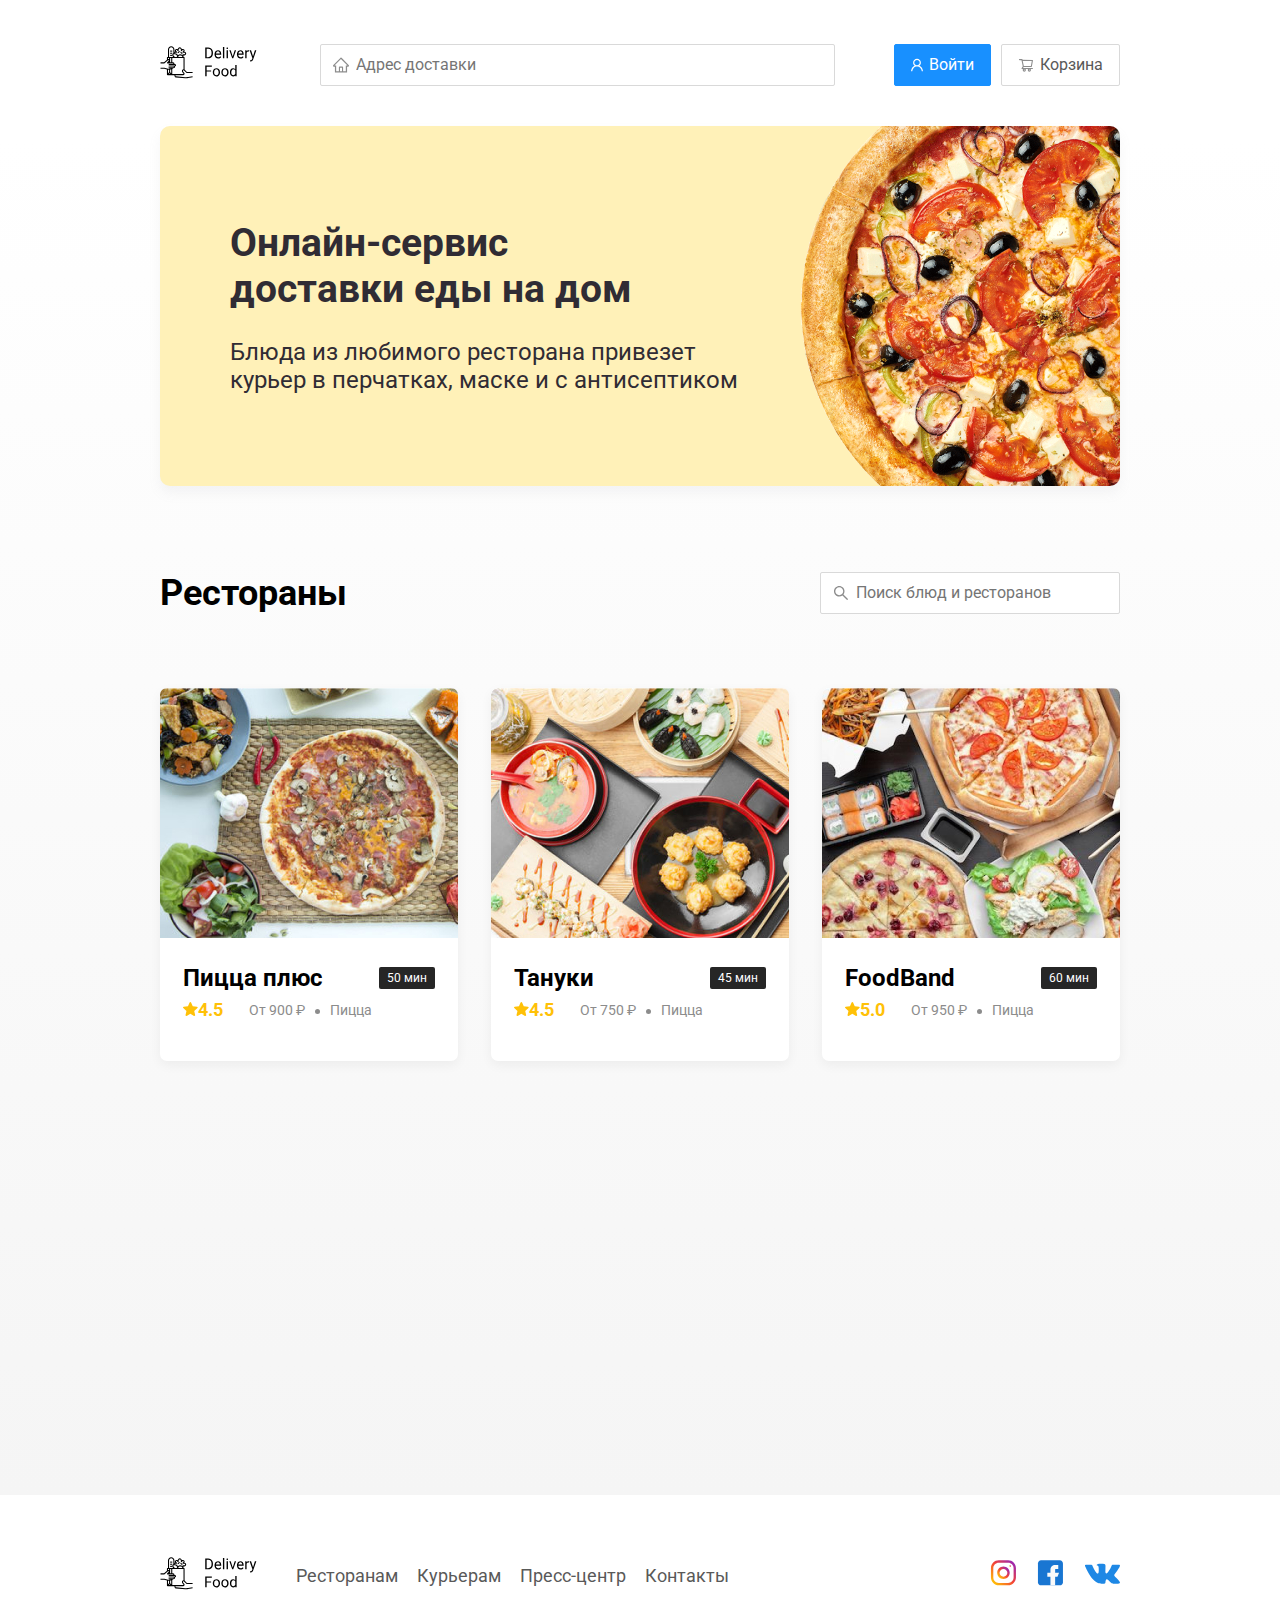
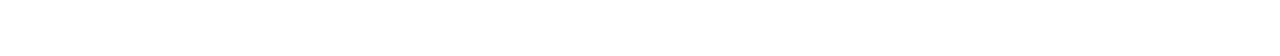
<file: index.html>
<!DOCTYPE html>
<html lang="ru">
<head>
    <meta charset="UTF-8">
    <meta name="viewport" content="width=device-width, initial-scale=1.0">
    <title>Delivery Food - доставка еды на дом</title>
    <link href="https://fonts.googleapis.com/css?family=Roboto:400,700&display=swap&subset=cyrillic" rel="stylesheet">
    <link rel="stylesheet" href="css/normalize.css">
    <link rel="stylesheet" href="css/animate.css">
    <link rel="stylesheet" href="css/style.css">
</head>
<body>
    <div class="container">
        <header class="header">
            <a href="index.html" class="logo">
                <img src="img/logo.svg" alt="logo">
            </a>
            <input type="text" class="input input-adrress" placeholder="Адрес доставки">
            <div class="buttons">
                <button class="button button-primary wow fadeInDown" data-wow-delay="0.2s">
                    <img src="img/user.svg" alt="user" class="button-icon">
                    <span class="button-text wow fadeInUp" data-wow-delay="0.9s">Войти</span>                    
                </button>
                <button class="button wow fadeInRight" data-wow-delay="0.4s" id="cart-button">
                    <img src="img/shopping-cart.svg" alt="user" class="button-icon">
                    <span class="button-text wow fadeInUp" data-wow-delay="1.5s">Корзина</span>  
                    </button>
            </div>
        </header>
        
    </div>

    <main class="main">
        <div class="container">
            <section class="promo">
                <h1 class="promo-title wow jackInTheBox" data-wow-delay="0.2s">Онлайн-сервис <br> доставки еды на дом</h1>
                <p class="promo-text wow fadeInLeft" data-wow-delay="0.7s">
                    Блюда из любимого ресторана привезет курьер в перчатках, маске и с антисептиком
                </p>
            </section>
    
            <section class="restaurants">
                <div class="section-heading">
                    <h2 class="section-title wow flip" data-wow-delay="1.8s">Рестораны</h2>
                    <input type="text" class="input input-search"  placeholder="Поиск блюд и ресторанов">
                </div>
                <div class="cards">
                    <a href="restaurant.html" class="card wow fadeInUp" data-wow-delay="0.2s">
                        <img src="img/image1.jpg" alt="image" class="card-image">
                        <div class="card-text">
                            <div class="card-heading">
                                <h3 class="card-title">Пицца плюс</h3>
                                <span class="card-tag tag">50 мин</span>
                            </div>
                            <!-- /.card-heading -->
                            <div class="card-info">
                                <div class="rating"><img src="img/rating.svg" alt="rating" class="rating-star">4.5</div>
                                <div class="price">От 900 ₽</div>
                                <div class="category">Пицца</div>
                            </div>
                            <!-- /.card-info -->
                        </div>
                    </a>
                    <!-- /.card -->
    
                    <a href="restaurant.html" class="card wow fadeInUp" data-wow-delay="0.4s">
                        <img src="img/image2.jpg" alt="image" class="card-image">
                        <div class="card-text">
                            <div class="card-heading">
                                <h3 class="card-title">Тануки</h3>
                                <span class="card-tag tag">45 мин</span>
                            </div>
                            <!-- /.card-heading -->
                            <div class="card-info">
                                <div class="rating"><img src="img/rating.svg" alt="rating" class="rating-star">4.5</div>
                                <div class="price">От 750 ₽</div>
                                <div class="category">Пицца</div>
                            </div>
                            <!-- /.card-info -->
                        </div>
                    </a>
                    <!-- /.card -->
    
                    <a href="restaurant.html" class="card wow fadeInUp" data-wow-delay="0.6s">
                        <img src="img/image3.jpg" alt="image" class="card-image">
                        <div class="card-text">
                            <div class="card-heading">
                                <h3 class="card-title">FoodBand</h3>
                                <span class="card-tag tag">60 мин</span>
                            </div>
                            <!-- /.card-heading -->
                            <div class="card-info">
                                <div class="rating"><img src="img/rating.svg" alt="rating" class="rating-star">5.0</div>
                                <div class="price">От 950 ₽</div>
                                <div class="category">Пицца</div>
                            </div>
                            <!-- /.card-info -->
                        </div>
                    </a>
                    <!-- /.card -->
    
                    <a href="restaurant.html" class="card wow fadeInUp" data-wow-delay="0.2s">
                        <img src="img/image4.jpg" alt="image" class="card-image">
                        <div class="card-text">
                            <div class="card-heading">
                                <h3 class="card-title">Жадина-пицца</h3>
                                <span class="card-tag tag">50 мин</span>
                            </div>
                            <!-- /.card-heading -->
                            <div class="card-info">
                                <div class="rating"><img src="img/rating.svg" alt="rating" class="rating-star">4.0</div>
                                <div class="price">От 700 ₽</div>
                                <div class="category">Пицца</div>
                            </div>
                            <!-- /.card-info -->
                        </div>
                    </a>
                    <!-- /.card -->
    
                    <a href="restaurant.html" class="card wow fadeInUp" data-wow-delay="0.4s">
                        <img src="img/image5.jpg" alt="image" class="card-image">
                        <div class="card-text">
                            <div class="card-heading">
                                <h3 class="card-title">Точка еды</h3>
                                <span class="card-tag tag">30 мин</span>
                            </div>
                            <!-- /.card-heading -->
                            <div class="card-info">
                                <div class="rating"><img src="img/rating.svg" alt="rating" class="rating-star">4.9</div>
                                <div class="price">От 500 ₽</div>
                                <div class="category">Суши</div>
                            </div>
                            <!-- /.card-info -->
                        </div>
                    </a>
                    <!-- /.card -->
    
                    <a href="restaurant.html" class="card wow fadeInUp" data-wow-delay="0.6s">
                        <img src="img/image6.jpg" alt="image" class="card-image">
                        <div class="card-text">
                            <div class="card-heading">
                                <h3 class="card-title">PizzaBurger</h3>
                                <span class="card-tag tag">40 мин</span>
                            </div>
                            <!-- /.card-heading -->
                            <div class="card-info">
                                <div class="rating"><img src="img/rating.svg" alt="rating" class="rating-star">3.7</div>
                                <div class="price">От 820 ₽</div>
                                <div class="category">Пицца</div>
                            </div>
                            <!-- /.card-info -->
                        </div>
                    </a>
                    <!-- /.card -->
    
                </div>
                <!-- /.cards -->
            </section>
        </div>
    </main>

    <footer class="footer">
        <div class="container">
            <div class="footer-block">
                <a href="index.html" class="logo footer-logo">
                    <img src="img/logo.svg" alt="logo">
                </a>
                <nav class="footer-nav">
                    <a href="#" class="footer-link">Ресторанам</a>
                    <a href="#" class="footer-link">Курьерам</a>
                    <a href="#" class="footer-link">Пресс-центр</a>
                    <a href="#" class="footer-link">Контакты</a>
                </nav>
                <div class="social-links">
                    <a href="#" class="social-link"><img src="img/instagram.svg" alt="instagram"></a>
                    <a href="#" class="social-link"><img src="img/fb.svg" alt="facebook"></a>
                    <a href="#" class="social-link"><img src="img/vk.svg" alt="vk"></a>
                </div>
                <!-- /.social-link -->

            </div>
            <!-- /.footer-block -->
        </div>
        <!-- /.container -->
    </footer>
    <div class="modal wow fadeInRight" data-wow-delay="0.1s">
        <div class="modal-dialog">
            <div class="modal-header">
                <h3 class="modal-title">Корзина</h3>
                <button class="close">&times;</button>
            </div>
            <!-- /.modal-header -->
            <div class="modal-body">
                <div class="food-row">
                    <span class="food-name">Ролл угорь стандарт</span>
                    <strong class="food-price">250 ₽</strong>
                    <div class="food-counter"></div>
                    <button class="counter-button">-</button>
                    <span class="counter">1</span>
                    <button class="counter-button">+</button>
                </div>
                <!-- /.foods-row -->
                <div class="food-row">
                    <span class="food-name">Ролл угорь стандарт</span>
                    <strong class="food-price">250 ₽</strong>
                    <div class="food-counter"></div>
                    <button class="counter-button">-</button>
                    <span class="counter">1</span>
                    <button class="counter-button">+</button>
                </div>
                <!-- /.foods-row -->
                <div class="food-row">
                    <span class="food-name">Ролл угорь стандарт</span>
                    <strong class="food-price">250 ₽</strong>
                    <div class="food-counter"></div>
                    <button class="counter-button">-</button>
                    <span class="counter">1</span>
                    <button class="counter-button">+</button>
                </div>
                <!-- /.foods-row -->
                <div class="food-row">
                    <span class="food-name">Ролл угорь стандарт</span>
                    <strong class="food-price">250 ₽</strong>
                    <div class="food-counter"></div>
                    <button class="counter-button">-</button>
                    <span class="counter">1</span>
                    <button class="counter-button">+</button>
                </div>
                <!-- /.foods-row -->
                <div class="food-row">
                    <span class="food-name">Ролл угорь стандарт</span>
                    <strong class="food-price">250 ₽</strong>
                    <div class="food-counter"></div>
                    <button class="counter-button">-</button>
                    <span class="counter">1</span>
                    <button class="counter-button">+</button>
                </div>
                <!-- /.foods-row -->
            </div>
            <!-- /.modal-body -->
            <div class="modal-footer">
                <span class="modal-pricetag">1250 ₽</span>
                <div class="footer-buttons">
                    <button class="button button-primary">Оформить заказ</button>
                    <button class="button">Отмена</button>
                </div>
            </div>
            <!-- /.modal-footer -->
        </div>
        <!-- /.modal-dialog -->
    </div>
    <script src="js/wow.min.js"></script>
    <script src="js/main.js"></script>
</body>
</html>
</file>
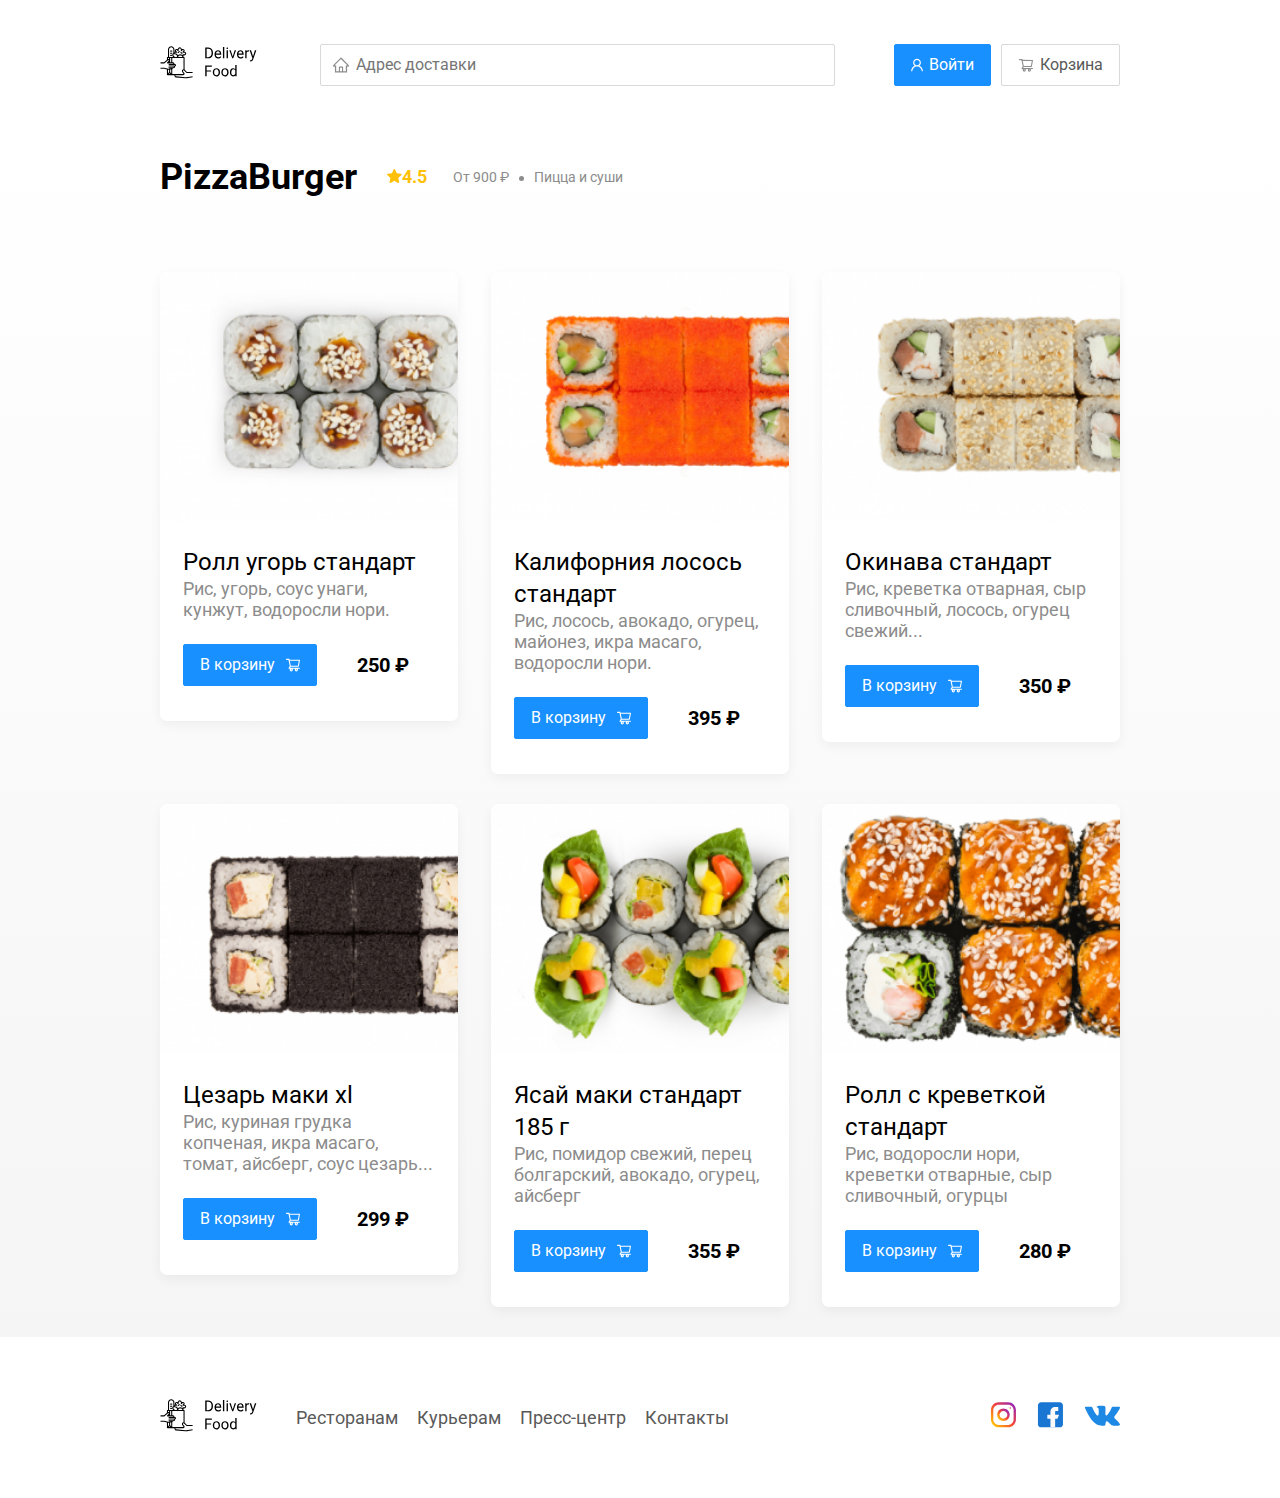
<file: restaurant.html>
<!DOCTYPE html>
<html lang="ru">
<head>
    <meta charset="UTF-8">
    <meta name="viewport" content="width=device-width, initial-scale=1.0">
    <title>PizzaBurger - доставка еды на дом</title>
    <link href="https://fonts.googleapis.com/css?family=Roboto:400,700&display=swap&subset=cyrillic" rel="stylesheet">
    <link rel="stylesheet" href="css/normalize.css">
    <link rel="stylesheet" href="css/animate.css">
    <link rel="stylesheet" href="css/style.css">
</head>
<body>
    <div class="container">
        <header class="header">
            <a href="index.html" class="logo"><img src="img/logo.svg" alt="logo"></a>
            <input type="text" class="input input-adrress" placeholder="Адрес доставки">
            <div class="buttons">
                <button class="button button-primary wow fadeInDown" data-wow-delay="0.2s">
                    <img src="img/user.svg" alt="user" class="button-icon">
                    <span class="button-text wow fadeInUp" data-wow-delay="0.9s">Войти</span>                    
                </button>
                <button class="button wow fadeInRight" data-wow-delay="0.4s" id="cart-button">
                    <img src="img/shopping-cart.svg" alt="shopping-cart" class="button-icon">
                    <span class="button-text wow fadeInUp" data-wow-delay="1.5s">Корзина</span>  
                    </button>
            </div>
        </header>
        
    </div>

    <main class="main">
        <div class="container">
    
            <section class="restaurants">
                <div class="section-heading">
                    <h2 class="section-title wow jello" data-wow-delay="1.5s">PizzaBurger</h2>
                    <div class="card-info">
                        <div class="rating"><img src="img/rating.svg" alt="rating" class="rating-star">4.5</div>
                        <div class="price">От 900 ₽</div>
                        <div class="category">Пицца  и суши</div>
                    </div>
                    <!-- /.card-info -->
                </div>
                <div class="cards">
                    <div class="card wow fadeInUp" data-wow-delay="0.2s">
                        <img src="img/img1.png" alt="image" class="card-image">
                        <div class="card-text">
                            <div class="card-heading">
                                <h3 class="card-title card-title-reg">Ролл угорь стандарт</h3>
                            </div>
                            <!-- /.card-heading -->
                            <div class="card-info">
                                <div class="ingredients">Рис, угорь, соус унаги, кунжут, водоросли нори.</div>
                            </div>
                            <!-- /.card-info -->
                            <div class="card-buttons">
                                <button class="button button-primary">
                                    <span class="button-card-text">В корзину</span>
                                    <img src="img/shopping-cart-white.svg" alt="shopping-cart" class="button-card-image">
                                </button>
                                <strong class="card-price-bold">250 ₽</strong>
                            </div>
                            <!-- /.card-heading -->
                        </div>
                    </div>
                    <!-- /.card -->
    
                    <div class="card wow fadeInUp" data-wow-delay="0.4s">
                        <img src="img/img2.png" alt="image" class="card-image">
                        <div class="card-text">
                            <div class="card-heading">
                                <h3 class="card-title card-title-reg">Калифорния лосось стандарт</h3>
                            </div>
                            <!-- /.card-heading -->
                            <div class="card-info">
                                <div class="ingredients">Рис, лосось, авокадо, огурец, майонез, икра масаго, водоросли нори.</div>
                            </div>
                            <!-- /.card-info -->
                            <div class="card-buttons">
                                <button class="button button-primary">
                                    <span class="button-card-text">В корзину</span>
                                    <img src="img/shopping-cart-white.svg" alt="shopping-cart" class="button-card-image">
                                </button>
                                <strong class="card-price-bold">395 ₽</strong>
                            </div>
                        </div>
                    </div>
                    <!-- /.card -->
    
                    <div class="card wow fadeInUp" data-wow-delay="0.6s">
                        <img src="img/img3.png" alt="image" class="card-image">
                        <div class="card-text">
                            <div class="card-heading">
                                <h3 class="card-title card-title-reg">Окинава стандарт</h3>
                            </div>
                            <!-- /.card-heading -->
                            <div class="card-info">
                                <div class="ingredients"> Рис, креветка отварная, сыр сливочный, лосось, огурец свежий...</div>
                            </div>
                            <!-- /.card-info -->
                            <div class="card-buttons">
                                <button class="button button-primary">
                                    <span class="button-card-text">В корзину</span>
                                    <img src="img/shopping-cart-white.svg" alt="shopping-cart" class="button-card-image">
                                </button>
                                <strong class="card-price-bold">350 ₽</strong>
                            </div>
                        </div>
                    </div>
                    <!-- /.card -->
    
                    <div class="card wow fadeInUp" data-wow-delay="0.2s">
                        <img src="img/img4.png" alt="image" class="card-image">
                        <div class="card-text">
                            <div class="card-heading">
                                <h3 class="card-title card-title-reg">Цезарь маки хl</h3>
                            </div>
                            <!-- /.card-heading -->
                            <div class="card-info">
                                <div class="ingredients">Рис, куриная грудка копченая, икра масаго, томат, айсберг, соус цезарь...</div>
                            </div>
                            <!-- /.card-info -->
                            <div class="card-buttons">
                                <button class="button button-primary">
                                    <span class="button-card-text">В корзину</span>
                                    <img src="img/shopping-cart-white.svg" alt="shopping-cart" class="button-card-image">
                                </button>
                                <strong class="card-price-bold">299 ₽</strong>
                            </div>
                        </div>
                    </div>
                    <!-- /.card -->
    
                    <div class="card wow fadeInUp" data-wow-delay="0.4s">
                        <img src="img/img5.png" alt="image" class="card-image">
                        <div class="card-text">
                            <div class="card-heading">
                                <h3 class="card-title card-title-reg">Ясай маки стандарт 185 г</h3>
                            </div>
                            <!-- /.card-heading -->
                            <div class="card-info">
                                <div class="ingredients">Рис, помидор свежий, перец болгарский, авокадо, огурец, айсберг</div>
                            </div>
                            <!-- /.card-info -->
                            <div class="card-buttons">
                                <button class="button button-primary">
                                    <span class="button-card-text">В корзину</span>
                                    <img src="img/shopping-cart-white.svg" alt="shopping-cart" class="button-card-image">
                                </button>
                                <strong class="card-price-bold">355 ₽</strong>
                            </div>
                            <!-- /.card-info -->
                        </div>
                    </div>
                    <!-- /.card -->
    
                    <div class="card wow fadeInUp" data-wow-delay="0.6s">
                        <img src="img/img6.png" alt="image" class="card-image">
                        <div class="card-text">
                            <div class="card-heading">
                                <h3 class="card-title card-title-reg">Ролл с креветкой стандарт</h3>
                            </div>
                            <!-- /.card-heading -->
                            <div class="card-info">
                                <div class="ingredients">Рис, водоросли нори, креветки отварные, сыр сливочный, огурцы</div>
                            </div>
                            <!-- /.card-info -->
                            <div class="card-buttons">
                                <button class="button button-primary">
                                    <span class="button-card-text">В корзину</span>
                                    <img src="img/shopping-cart-white.svg" alt="shopping-cart" class="button-card-image">
                                </button>
                                <strong class="card-price-bold">280 ₽</strong>
                            </div>
                            <!-- /.card-info -->
                        </div>
                    </div>
                    <!-- /.card -->
    
                </div>
                <!-- /.cards -->
            </section>
        </div>
    </main>

    <footer class="footer">
        <div class="container">
            <div class="footer-block">
                <a href="index.html" class="logo footer-logo">
                    <img src="img/logo.svg" alt="logo">
                </a>
                <nav class="footer-nav">
                    <a href="#" class="footer-link">Ресторанам</a>
                    <a href="#" class="footer-link">Курьерам</a>
                    <a href="#" class="footer-link">Пресс-центр</a>
                    <a href="#" class="footer-link">Контакты</a>
                </nav>
                <div class="social-links">
                    <a href="#" class="social-link"><img src="img/instagram.svg" alt="instagram"></a>
                    <a href="#" class="social-link"><img src="img/fb.svg" alt="facebook"></a>
                    <a href="#" class="social-link"><img src="img/vk.svg" alt="vk"></a>
                </div>
                <!-- /.social-link -->

            </div>
            <!-- /.footer-block -->
        </div>
        <!-- /.container -->
    </footer>
    

    <div class="modal wow fadeInRight" data-wow-delay="0.1s">
        <div class="modal-dialog">
            <div class="modal-header">
                <h3 class="modal-title">Корзина</h3>
                <button class="close">&times;</button>
            </div>
            <!-- /.modal-header -->
            <div class="modal-body">
                <div class="food-row">
                    <span class="food-name">Ролл угорь стандарт</span>
                    <strong class="food-price">250 ₽</strong>
                    <div class="food-counter"></div>
                    <button class="counter-button">-</button>
                    <span class="counter">1</span>
                    <button class="counter-button">+</button>
                </div>
                <!-- /.foods-row -->
                <div class="food-row">
                    <span class="food-name">Ролл угорь стандарт</span>
                    <strong class="food-price">250 ₽</strong>
                    <div class="food-counter"></div>
                    <button class="counter-button">-</button>
                    <span class="counter">1</span>
                    <button class="counter-button">+</button>
                </div>
                <!-- /.foods-row -->
                <div class="food-row">
                    <span class="food-name">Ролл угорь стандарт</span>
                    <strong class="food-price">250 ₽</strong>
                    <div class="food-counter"></div>
                    <button class="counter-button">-</button>
                    <span class="counter">1</span>
                    <button class="counter-button">+</button>
                </div>
                <!-- /.foods-row -->
                <div class="food-row">
                    <span class="food-name">Ролл угорь стандарт</span>
                    <strong class="food-price">250 ₽</strong>
                    <div class="food-counter"></div>
                    <button class="counter-button">-</button>
                    <span class="counter">1</span>
                    <button class="counter-button">+</button>
                </div>
                <!-- /.foods-row -->
                <div class="food-row">
                    <span class="food-name">Ролл угорь стандарт</span>
                    <strong class="food-price">250 ₽</strong>
                    <div class="food-counter"></div>
                    <button class="counter-button">-</button>
                    <span class="counter">1</span>
                    <button class="counter-button">+</button>
                </div>
                <!-- /.foods-row -->
            </div>
            <!-- /.modal-body -->
            <div class="modal-footer">
                <span class="modal-pricetag">1250 ₽</span>
                <div class="footer-buttons">
                    <button class="button button-primary">Оформить заказ</button>
                    <button class="button">Отмена</button>
                </div>
            </div>
            <!-- /.modal-footer -->
        </div>
        <!-- /.modal-dialog -->
    </div>
    <script src="js/wow.min.js"></script>
    <script src="js/main.js"></script>

</body>
</html>
</file>
<file: css/style.css>
* {
    box-sizing: border-box;
}
body {
    font-family: 'Roboto', sans-serif;
    padding-top: 44px;
}
.container {
    max-width: 1200px;
    margin: auto;   
}
.header {
    display: flex;
    align-items: center;
    justify-content: space-between;
    margin-bottom: 40px;
}
.input {
    background: #FFFFFF;
    border: 1px solid #D9D9D9;
    border-radius: 2px;
    font-size: 16px;
    line-height: 24px;
    padding: 8px;
    padding-left: 35px;
    background-repeat: no-repeat;
    background-position: left 11px center;
}
.input-adrress{
    flex: 0.8;
    background-image: url(../img/home.svg);    
}
.input-search {
    width: 300px;
    background-image: url(../img/search.svg);   
    margin-left: auto;     
}
.buttons {
    display: flex;
    align-items: center;
}
.button {
    display: flex;
    align-items: center;
    padding: 8px 16px;
    background: #FFFFFF;
    border: 1px solid #D9D9D9;
    box-sizing: border-box;
    box-shadow: 0px 0px 2px rgba(0, 0, 0, 0.0015);
    border-radius: 2px;  
    color: #595959;  
    font-size: 16px;
    line-height: 24px;    
}
.button-primary {
    background: #1890FF;
    border: 1px solid #1890FF;
    color: #FFFFFF;
    margin-right: 10px;
}
.button-icon {
    margin-right: 6px;
}
.button-card-text {
    margin-right: 10px;
}
.promo {
    box-shadow: 0px 7px 12px rgba(158, 158, 163, 0.1);
    background: #FFF1B8 url(../img/pizza.png) no-repeat top -100px right -250px / 925px;
    border-radius: 10px;
    padding: 68px 70px;
    margin-bottom: 56px;    
}
.promo-title {
    font-style: normal;
    font-weight: bold;
    font-size: 39px;
    line-height: 46px;    
    color: #302C34;    
}
.promo-text {
    font-style: normal;
    font-weight: normal;
    font-size: 24px;
    line-height: 28px;    
    color: #302C34; 
    max-width: 538px;
}
.main {
    background: linear-gradient(180deg, rgba(245, 245, 245, 0) 1.04%, #F5F5F5 100%);
}
.section-heading {
    display: flex;
    align-items: center;
    margin-bottom: 44px;
}
.section-title {
    font-style: normal;
    font-weight: bold;
    font-size: 36px;
    line-height: 42px;    
    color: #000000;   
    margin-right: 30px; 
}
.cards {
    display: flex;
    align-items: flex-start;
    justify-content: space-between;
    flex-wrap: wrap;
}
.card {
    background: #FFFFFF;
    box-shadow: 0px 4px 12px rgba(0, 0, 0, 0.05);
    border-radius: 7px;
    overflow: hidden;
    margin-bottom: 30px;
    flex-basis: 31%;
    text-decoration: none;
}
.card-image {
    width: 384px;
    height: 250px;
    object-fit: cover;
}
.card-text {
    padding-top: 20px;
    padding-bottom: 35px;
    padding-left: 23px;
    padding-right: 23px;
}
.card-heading {
    display: flex;
    justify-content: space-between;
    align-items: center;
}
.card-title {
    margin: 0;
    font-style: normal;
    font-weight: bold;
    font-size: 24px;
    line-height: 32px;
    color: #000000;  
}
.card-title-reg {
    font-weight: normal;
}
.card-tag {
    font-style: normal;
    font-weight: normal;
    font-size: 12px;
    line-height: 20px;
    color: #ffffff;
    background: #262626;
    border-radius: 2px;
    padding: 1px 8px;
}
.card-info {
    display: flex;
    align-items: center;
    flex-wrap: wrap;
}
.card-buttons{
    display: flex;
    align-items: center;
    margin-top: 24px;
}

.card-price-bold {
    font-weight: bold;
    font-size: 20px;
    line-height: 32px;
    margin-left: 30px;
}
.rating {
    margin-right: 26px;
    color: #FFC107;
    font-weight: bold;
    font-size: 18px;
    line-height: 32px;
}
.price, .category {
    color: #8C8C8C;
    font-size: 18px;
    line-height: 32px;
}
.price {
    margin-right: 10px;
}
.ingredients {
    color: #8C8C8C;
    font-size: 18px;
    line-height: 21px;
}
.categoty {
    text-overflow: ellipsis;
    overflow: hidden;
    white-space: nowrap;
    max-width: 150px;
}
.price:after {
    content: '';
    width: 5px;
    height: 5px;
    background-color: #8C8C8C;
    display: inline-block;
    vertical-align: middle;
    border-radius: 50%;
    margin-left: 10px;
}
.footer {
    padding: 60px 0;
}
.footer-block {
    display: flex;
    align-items: center;
    justify-content: space-between;
}
.footer-nav {
    margin-right: auto;
    margin-left: 35px;
}
.footer-link {
    display: inline-block;
    color: #595959;
    font-style: normal;
    font-weight: normal;
    font-size: 18px;
    line-height: 21px;    
    text-decoration: none;
}
.footer-link:not(:last-child) {
    margin-right: 15px;
}
.social-links {
    display: flex;
    align-items: center;
}
.social-link:not(:last-child) {
    margin-right: 21px;
}

.modal {
    position: fixed;
    left: 0;
    top: 0;
    width: 100%;
    min-height: 100%;
    background: rgba(0, 0, 0, 0.4);
    display: none;
}
.is-open {
    display: flex;
}
.modal-dialog {
    max-width: 780px;
    width: 95%;
    background: #FFFFFF;
    border-radius: 5px;
    margin: auto;
    padding: 40px 45px;
}
.modal-header {
    display: flex;
    align-items: center;
    justify-content: space-between;
    margin-bottom: 45px;
}
.modal-title {
    margin: 0;
    font-weight: bold;
    font-size: 36px;
    line-height: 42px;
}
.close {
    font-size: 36px;
    border: none;
    background-color: transparent;
}
.modal-body {
    margin-bottom: 52px;
}
.food-row {
    display: flex;
    align-items: center;
    justify-content: space-between;
    padding-bottom: 8px;
    border-bottom: 1px solid #D9D9D9;
    margin-bottom: 15px;
}
.food-name {
    font-weight: normal;
    font-size: 18px;
    line-height: 32px;
}
.food-price {
    margin-left: auto;
    margin-right: 47px;
    font-weight: bold;
    font-size: 20px;
    line-height: 32px;
}
.food-counter {
    display: flex;
    align-items: center;  
}
.counter-button {
    display: flex;
    align-items: center;
    justify-content: center;
    width: 39px;
    height: 32px;
    background: #FFFFFF;
    border: 1px solid #40A9FF;
    box-sizing: border-box;
    border-radius: 2px; 
    font-size: 14px;
    line-height: 22px;   
    color: #40A9FF;
}
.counter {
    font-size: 16px;
    line-height: 24px;
    margin-left: 10px;
    margin-right: 10px;
}
.modal-footer {
    display: flex;
    align-items: center;
    justify-content: space-between;
}
.footer-buttons {
    display: flex;
    align-items: center;
}

.modal-pricetag {
    background: #262626;
    border-radius: 5px;
    color: #ffffff;
    padding: 15px 20px;
    font-size: 20px;
    line-height: 23px;
}

@media (max-width: 1366px) {
    .container {
        max-width: 960px;
    }
    .promo {
        background-position: center right -300px;
        background-size: 750px;
    }
    .ratting {
        margin-right: 15px;
    }
    .category, .price {
        font-size: 14px;
    }
}
@media (max-width: 992px) {
    .container {
        max-width: 750px;
    }    
    .promo {
        padding: 50px;
        background-size: 500px;
        background-position: center right -200px;
    }
    .promo-text {
        font-size: 18px;
        max-width: 400px;
    }
    .card {
        flex-basis: 49%;
    }
    .footer-link {
        font-size: 16px;
    }
}
@media (max-width: 768px) {
    .container {
        max-width: 560px;
    } 
    .card-info {
        flex-wrap: wrap;
    }
    .ratting {
        flex-basis: 100%;
    }
    .card-title {
        font-size: 18px;
    }
    .promo {
        background-size: 400px;
        background-position: bottom 50px right -200px;
    }
    .promo-title {
        font-size: 24px;
        line-height: 1.4;
    }
    .promo-text {
        margin-top: 0;
    }
}
@media (max-width: 578px) {
    .container {
        width: 90%;
    } 
    header {
        flex-wrap: wrap;
    }
    .input-adrress {
        margin-top: 15px;
        order: 5;
        flex: 1;
    }
    .promo {
        background-image: none;
    }
    .promo-title {
        margin-bottom: 10px;
    }
    .section-title {
        font-size: 20px;
    }
    .card {
        flex-basis: 100%;
    }
    .card-image {
        width: 100%;
    }
    .footer {
        padding: 30px 0;
    }
    .footer-block {
        align-items: flex-start;
    }
    .footer-nav {
        margin-left: 0;
        margin-right: 0;
        order: 0;
        display: flex;
        flex-direction: column;
    }
    .footer-logo {
        margin-right: 15px;
        order: 1;
    }
    .social-links {
        order: 2;
    }
}
@media (max-width: 480px) {
    .button-text {
        display: none;
    }
    .button-icon {
        margin: 0;
    }
    .button {
        min-height: 40px;
    }
    .promo {
        padding: 20px;
    }
    .promo-text {
        flex-wrap: wrap;
    }
    .section-heading {
        flex-wrap: wrap;
    }
    .footer-block {
        flex-wrap: wrap;
        flex-direction: column;
        align-items: center;
    }
    .footer-logo {
        order: 0;
        margin-bottom: 20px;
    }
    .footer-nav {
        margin-bottom: 20px;
        text-align: center;
    }
    .footer-link:not(:last-child) {
        margin-right: 0;
    }
}
</file>
